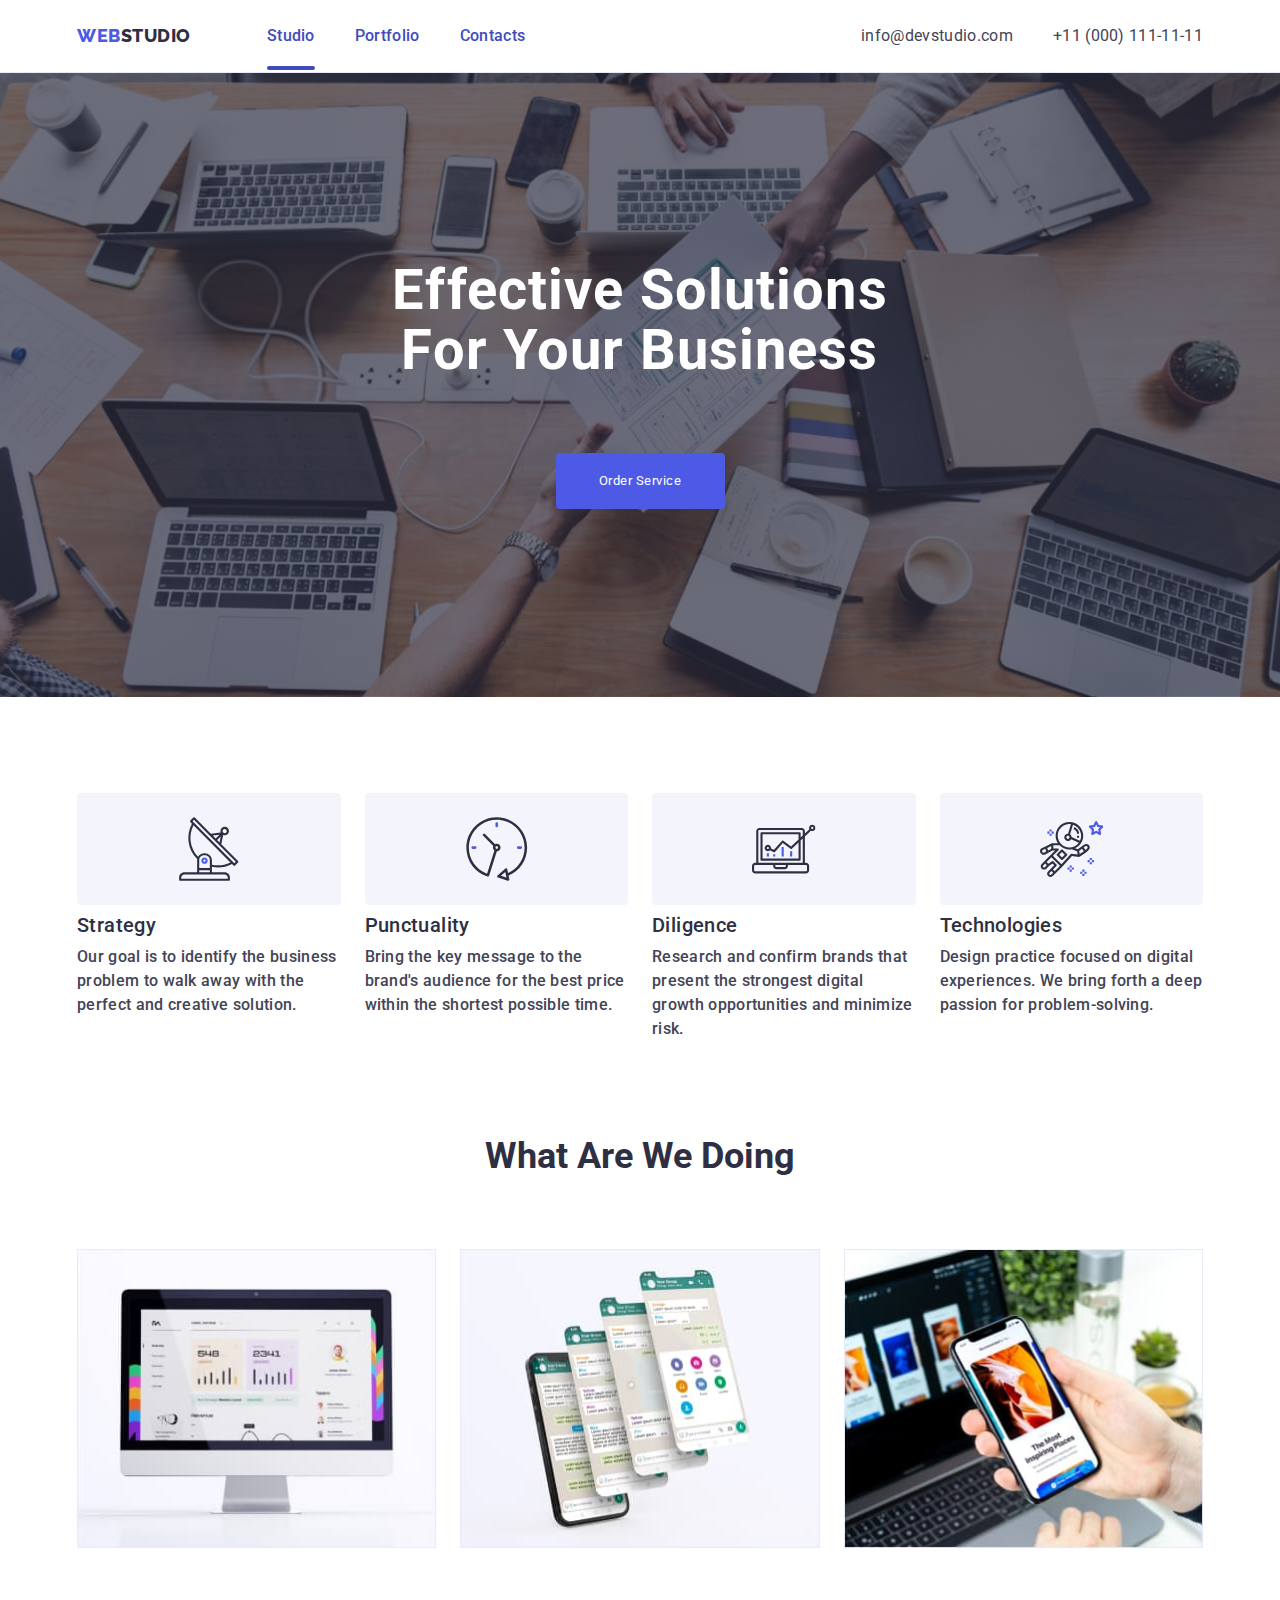
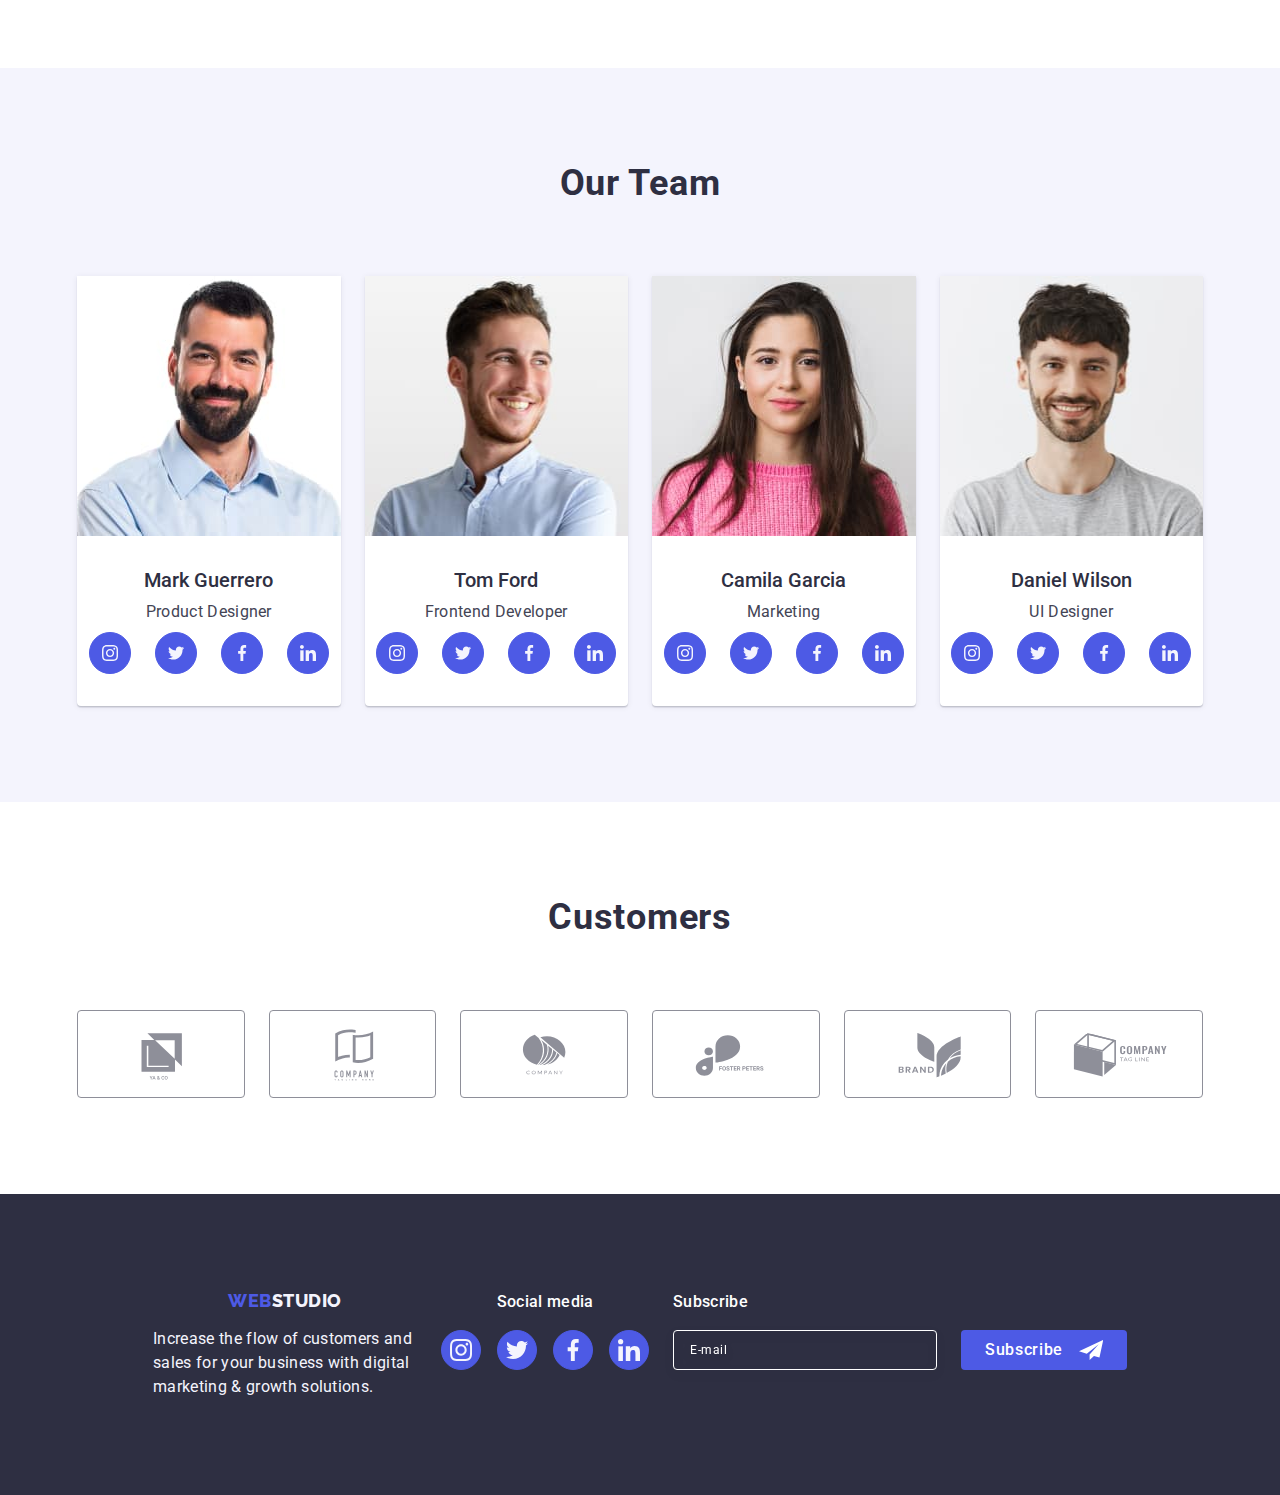
<file: index.html>
<!DOCTYPE html>
<html lang="en">
<head>
    <meta charset="UTF-8">
    <meta http-equiv="X-UA-Compatible" content="IE=edge">
    <meta name="viewport" content="width=device-width, initial-scale=1.0">
    <link rel="preconnect" href="https://fonts.googleapis.com">
    <link rel="preconnect" href="https://fonts.gstatic.com" crossorigin>
    <link href="https://fonts.googleapis.com/css2?family=Raleway:wght@400;500;700;900&family=Roboto:wght@400;500;700;900&display=swap" rel="stylesheet"> 
<title>Studio</title>
<link rel="stylesheet" href="https://cdnjs.cloudflare.com/ajax/libs/modern-normalize/2.0.0/modern-normalize.min.css" integrity="sha512-4xo8blKMVCiXpTaLzQSLSw3KFOVPWhm/TRtuPVc4WG6kUgjH6J03IBuG7JZPkcWMxJ5huwaBpOpnwYElP/m6wg==" crossorigin="anonymous" referrerpolicy="no-referrer"> 
<link rel="stylesheet" href="./css/style.css">
    
</head>
<body>
    <!--Header-->
<header class="header">
           <div class="head-nav container">
            <nav class="header-nav">
                <a class="logo link" href="./index.html">Web<span class="logo-primary">Studio</span></a>
                <ul class="nav-list list">
                    <li><a class="header-links link active" href="./index.html">Studio</a></li>
                    <li><a class="header-links link" href="./portfolio.html">Portfolio</a></li>
                    <li><a class="header-links link" href="">Contacts</a></li>
                </ul>
            </nav>
        <address class="contact list">
        <ul class="contact-list list">
            <li><a class="contact link" href="mailto:info@devstudio.com">info@devstudio.com</a></li>
            <li><a class="contact link" href="tel:+110001111111">+11 (000) 111-11-11</a></li>
            
        </ul>
           </address>
        <button class="open-mb-bt js-open-menu" aria-expanded="false"
        aria-controls="mobile-menu"> <svg class="mb_icon" width="32" height="22">
            <use href="./images/icons.svg#icon-icon-menu"/>
          </svg>
        </button>
</div>
<div class="mob-menu js-menu-container" id="mobile-menu" >
    <button class="close-menu-bt js-close-menu" type="button"><svg class="button_icon" width="8" height="8">
        <use href="./images/icons.svg#icon-close-black-18dp-2-1"/>
      </svg>
    </button>
    <nav class="mob-menu-nav">
      <ul class="mb-list list">
        <li class="mob-menu-item"><a class="mb-links link current-burger" href="./index.html">Studio</a></li>
        <li class="mob-menu-item"><a class="mb-links link" href="./portfolio.html">Portfolio</a></li>
        <li class="mob-menu-item"><a class="mb-links link" href="">Contacts</a></li>
    </ul>
</nav>
<address class="mb-contact list">
<ul class="contact-mb list">
<li class="contact-mb-tel"><a class="mb-menu-tel link curent-burger" href="tel:+110001111111">+11 (000) 111-11-11</a></li>
<li class="contact-mb-mailto"><a class="mb-menu-mailto link" href="mailto:info@devstudio.com">info@devstudio.com</a></li>
</ul>
</address>
        <ul class="mb-socialmedia-icon list" >
            <li class="team-block-items"><a class="socialmedia-block-media link" href="#"><svg class="team-block-svg" width="24" height="24">
                <use href="./images/icons.svg#icon-instagram-2"></use> 
               </svg>
            </a>
        </li>
                <li class="team-block-items"><a class="socialmedia-block-media link" href="#"><svg class="team-block-svg" width="24" height="24">
                    <use href="./images/icons.svg#icon-Group"></use>
                   </svg>
                </a>
            </li>
                <li class="team-block-items"><a class="socialmedia-block-media link" href="#"><svg class="team-block-svg" width="24" height="24">
                    <use href="./images/icons.svg#icon-facebook-1"></use>
                   </svg>
                </a>
            </li >
                <li class="team-block-items"><a class="socialmedia-block-media link" href="#"><svg class="team-block-svg" width="24" height="24">
                    <use href="./images/icons.svg#icon-linkedin-1"></use>
                   </svg>
                </a>
            </li>
        </ul>           

</div>
</header>
 <!--Section 1-->
<main>  
    <section class="main-section">
        <div class="container">
            <h1 class="main-section_text">Effective Solutions for Your Business</h1>
            <button class="main-section_button" type="button" data-modal-open>Order Service</button>
        </div>
    </section> 

     <!--Section 2-->
<section class="section-second">
        <div class="container">
            <h2 class="visually-hidden">Our preference</h2>
            <ul class="main-section-goal list">
        <li class="main-section-list">
            <div class="main-fon-icon">
            <svg class="main" width="64" height="64">
                <use href="./images/icons.svg#icon-antenna-1"></use>
               </svg>
            </div>
            <h3 class="main-section-heading">Strategy</h3>
            <p class="main-section-heading-paraf">Our goal is to identify the business
            problem to walk away with the perfect and creative solution. </p>
        </li>
        <li class="main-section-list">
            <div class="main-fon-icon">
            <svg  class="main" width="64" height="64">
                <use href="./images/icons.svg#icon-clock-1"></use>
               </svg>
                </div>
            <h3 class="main-section-heading">Punctuality</h3>
            <p class="main-section-heading-paraf">Bring the key message to the brand's audience for the best price within the shortest possible time.</p>
        </li>
        <li class="main-section-list">
            <div class="main-fon-icon">
                <svg class="main" width="64" height="64">
                    <use href="./images/icons.svg#icon-diagram-1"></use>
                   </svg>
                </div>
            <h3 class="main-section-heading">Diligence</h3>
            <p class="main-section-heading-paraf">Research and confirm brands that present the strongest digital growth opportunities and minimize risk.</p></li>
        <li class="main-section-list">
            <div class="main-fon-icon">
                <svg  class="main" width="64" height="64">
                    <use href="./images/icons.svg#icon-astronaut-1"></use>
                   </svg>
                    </div>
            <h3 class="main-section-heading">Technologies</h3>
            <p class="main-section-heading-paraf">Design practice focused on digital experiences. We bring forth a deep passion for problem-solving.</p>
        </li>
    </ul>
</div>
</section>
   <!--Section 3-->
<section class="images desktop-visible">
    <div class="container">
            <h2 class="images-title">What are we doing</h2>
            <ul class="images-gadget list">
        <li class="images-gadget-list">
            <img 
            srcset="
            ./images/Rectangle71_(1).jpg 1x,
            ./images/Rectangle71(3)2x.jpg 2x"  
            src="./images/Rectangle71_(1).jpg" 
            alt="laptop" 
            width="360">
        </li>
        <li class="images-gadget-list">
            <img 
            srcset="
            ./images/Rectangle-72.jpg 1x,
            ./images/Rectangle71(4)2x.jpg 2x" 
            src="./images/Rectangle-72.jpg" 
            alt="fotoscreen"
            width="360">
        </li>
        <li class="images-gadget-list">
            <img 
            srcset="
            ./images/Rectangle_71(2).jpg 1x,
            ./images/Rectangle71(5)2x.jpg 2x" src="./images/Rectangle_71(2).jpg" 
            alt="telephoneonhand"
            width="360">
        </li>
    </ul>
</div>
</section>

  <!--Section 4-->
<section class="team">
    <div class="container">
         <h2 class="our-team">Our Team</h2>
    <ul class="team-information list">
        <li class="team-info-link">
        <img class="team-img"   
        srcset="
        ./images/img.jpg  1x,
        ./images/img(4)-2x.jpg 2x"      
        src="./images/img.jpg" 
            alt="Mark Guerrero" width="264">
         <div class="employee">  
                <h3 class="team-head">Mark Guerrero</h3>
                <p class="team-paraf">Product Designer</p>
            <ul class="team-block-icon list" >
                <li class="team-block-items"><a class="team-block-media"  href="#"><svg class="team-block-svg" width="16" height="16">
                    <use href="./images/icons.svg#icon-instagram-2"></use> 
                   </svg>
                </a>
                <li class="team-block-items"><a class="team-block-media" href="#"><svg class="team-block-svg" width="16" height="16">
                    <use href="./images/icons.svg#icon-Group"></use>
                   </svg>
                </a>
            </li>
                <li class="team-block-items"><a class="team-block-media"  href="#"><svg class="team-block-svg" width="16" height="16">
                    <use href="./images/icons.svg#icon-facebook-1"></use>
                   </svg>
                </a>
            </li >
                <li class="team-block-items"><a class="team-block-media"  href="#"><svg class="team-block-svg" width="16" height="16">
                    <use href="./images/icons.svg#icon-linkedin-1"></use>
                   </svg>
                </a>
            </li>
            </ul> 
        </div>
        </li>
        <li class="team-info-link">
            <img class="team-img" 
            srcset="
            ./images/img(1).jpg 1x,
            ./images/img(5)-2x.jpg 2x"  
            src="./images/img(1).jpg" 
            alt="Tom Ford" width="264">
            <div class="employee">
                <h3 class="team-head">Tom Ford</h3>
                <p class="team-paraf">Frontend Developer</p>
                    <ul class="team-block-icon list" >
                        <li class="team-block-items"><a class="team-block-media"  href="#"><svg class="team-block-svg" width="16" height="16">
                            <use href="./images/icons.svg#icon-instagram-2"></use> 
                           </svg>
                        </a>
                    </li>
                    <li class="team-block-items"><a class="team-block-media" href="#"><svg class="team-block-svg" width="16" height="16">
                        <use href="./images/icons.svg#icon-Group"></use>
                       </svg>
                    </a>
                </li>
                        <li class="team-block-items"><a class="team-block-media"  href="#"><svg class="team-block-svg" width="16" height="16">
                            <use href="./images/icons.svg#icon-facebook-1"></use>
                           </svg>
                        </a>
                    </li >
                        <li class="team-block-items"><a class="team-block-media"  href="#"><svg class="team-block-svg" width="16" height="16">
                            <use href="./images/icons.svg#icon-linkedin-1"></use>
                           </svg>
                        </a>
                    </li>
                    </ul> 
    </div> 
        </li>
        <li class="team-info-link">
            <img class="team-img" 
            srcset="
            ./images/img(2).jpg 1x,
            ./images/img(6)-2x.jpg 2x" 
            src="./images/img(2).jpg" alt="Camila 
            Garcia" width="264">
            <div class="employee">
                <h3 class="team-head">Camila Garcia</h3>
                <p class="team-paraf">Marketing</p>
                    <ul class="team-block-icon list" >
                        <li class="team-block-items"><a class="team-block-media"  href="#"><svg class="team-block-svg" width="16" height="16">
                            <use href="./images/icons.svg#icon-instagram-2"></use> 
                           </svg>
                        </a>
                    </li>
                    <li class="team-block-items"><a class="team-block-media" href="#"><svg class="team-block-svg" width="16" height="16">
                        <use href="./images/icons.svg#icon-Group"></use>
                       </svg>
                    </a>
                </li>
                        <li class="team-block-items"><a class="team-block-media"  href="#"><svg class="team-block-svg" width="16" height="16">
                            <use href="./images/icons.svg#icon-facebook-1"></use>
                           </svg>
                        </a>
                    </li >
                        <li class="team-block-items"><a class="team-block-media"  href="#"><svg class="team-block-svg" width="16" height="16">
                            <use href="./images/icons.svg#icon-linkedin-1"></use>
                           </svg>
                        </a>
                    </li>
                    </ul> 
    </div> 
        </li>
        <li class="team-info-link">
            <img class="team-img" 
            srcset="
            ./images/img(3).jpg 1x,
            ./images/img(7)-2x.jpg 2x" 
            src="./images/img(3).jpg" 
            alt="Daniel Wilson" width="264">
            <div class="employee">
                <h3 class="team-head">Daniel Wilson</h3>
                <p class="team-paraf">UI Designer</p>
                    <ul class="team-block-icon list" >
                        <li class="team-block-items"><a class="team-block-media"  href="#"><svg class="team-block-svg" width="16" height="16">
                            <use href="./images/icons.svg#icon-instagram-2"></use> 
                           </svg>
                        </a>
                    </li>
                    <li class="team-block-items"><a class="team-block-media" href="#"><svg class="team-block-svg" width="16" height="16">
                        <use href="./images/icons.svg#icon-Group"></use>
                       </svg>
                    </a>
                </li>
                        <li class="team-block-items"><a class="team-block-media"  href="#"><svg class="team-block-svg" width="16" height="16">
                            <use href="./images/icons.svg#icon-facebook-1"></use>
                           </svg>
                        </a>
                    </li >
                        <li class="team-block-items"><a class="team-block-media"  href="#"><svg class="team-block-svg" width="16" height="16">
                            <use href="./images/icons.svg#icon-linkedin-1"></use>
                           </svg>
                        </a>
                    </li>
                    </ul> 
        </div> 
        </ul>
</div>
    </section>
      <!--Section 5-->
<section class="customers">
        <div class="container">
        <h2 class="customers-title">Customers</h2>
        <ul class="customers-item list">
            <li class="customers-icon"><a class="customers-icon-logo" href="#">
                    <svg class="customers-pict" width="104" height="56">
                        <use href="./images/icons.svg#icon-Logo6">
                        </use>
                     </svg>
                </a>
        </li>
        <li class="customers-icon"><a class="customers-icon-logo" href="#">
            <svg class="customers-pict"  width="104" height="56">
                <use href="./images/icons.svg#icon-Logo7">
                </use>
             </svg>
        </a>
    </li>
                <li class="customers-icon"><a class="customers-icon-logo" href="#">
                    <svg class="customers-pict"  width="104" height="56">
                        <use href="./images/icons.svg#icon-Logo8">
                        </use>
                    </svg>
                </a>
            </li>
            <li class="customers-icon"><a class="customers-icon-logo" href="#">
                    <svg class="customers-pict"  width="104" height="56">
                        <use href="./images/icons.svg#icon-Logo9">
                        </use>
                     </svg>
                    </a>
                </li>      
            <li class="customers-icon"><a class="customers-icon-logo" href="#">
                    <svg class="customers-pict"  width="104" height="56">
                        <use href="./images/icons.svg#icon-Logo10">
                        </use>
                     </svg>
                    </a>
        </li>
            <li class="customers-icon"><a class="customers-icon-logo" href="#">
                    <svg class="customers-pict"  width="104" height="56">
                        <use href="./images/icons.svg#icon-Logo11">
                        </use>
                     </svg>
                    </a>
        </li>
        </ul>
    </div>

    </section>
</main>
  <!--Footer-->

  <footer class="footer">
    <div class="footer-container container">
        <div class="footer-parag-logo">
        <a class="logo logo-footer" href="./index.html">Web<span class="logo-primary-foter">Studio</span></a>            
<p class="footer-paraf">Increase the flow of customers and  sales for your business with digital marketing & growth solutions.</p>
</div>
<div class="socialmedia">
<p class="socialmedia-title">Social media</p>
    <ul class="socialmedia-block-icon list" >
            <li class="team-block-items"><a class="socialmedia-block-media link" href="#"><svg class="team-block-svg" width="24" height="24">
                <use href="./images/icons.svg#icon-instagram-2"></use>
            </svg>
            </a>
        </li>
            <li class="team-block-items"><a class="socialmedia-block-media link" href="#"><svg class="team-block-svg" width="24" height="24">
                <use href="./images/icons.svg#icon-Group"></use>
               </svg>
            </a>
        </li>
            <li class="team-block-items"><a class="socialmedia-block-media link"  href="#"><svg class="team-block-svg" width="24" height="24">
                <use href="./images/icons.svg#icon-facebook-1"></use>
               </svg>
            </a>
        </li >
            <li class="team-block-items"><a class="socialmedia-block-media link" href="#"><svg class="team-block-svg" width="24" height="24">
                <use href="./images/icons.svg#icon-linkedin-1"></use>
               </svg>
            </a>
        </li>
    </ul>    
</div>
<div class="subscribe-class">
    <p class="subscribe">Subscribe</p>
    <form class="form-subscribe">
        <label class="subscribe-label">
        <input id="email"
        class="subscribe-input" 
        type="email" 
        name="email" 
        placeholder="E-mail"></label>
<button class="subscribe-button" type="submit">Subscribe
<svg class="button-subscribe-svg"  width="24" height="24">
<use href="./images/icons.svg#icon-icon-send"></use>  </svg>
</button>
</form>
</div>
</div>
</footer>
  <!--Modal-->
 <div class="backdrop is-hidden" data-modal>
    <div class="modal">
        <button type="button" class="modal-btn" data-modal-close>
            <svg class="button_icon" width="8" height="8">
                <use href="./images/icons.svg#icon-close-black-18dp-2-1"/>
              </svg>
        </button>
        <p class="form-paraf">Leave your contacts and we will call you back</p>
        <form class="form" name="issue_report_form" autocomplete="off">
            <div class="name-form">
                    <label for="user-name" class="form-label">Name</label>
                        <div class="wrap-form">
                    <input class="form-input" type="text" name="user-name" id="user-name">
                    <svg class="form-block-svg" width="18" height="24">
                        <use href="./images/icons.svg#icon-person-black-18dp-11"></use> </svg>
                </div>
            </div>
            <div class="name-form">
                    <label for="user-name" class="form-label" >Phone</label>
                        <div class="wrap-form">
                    <input class="form-input" type="tel" name="phone" id="phone">
                    <svg class="form-block-svg" width="18" height="24">
                        <use href="./images/icons.svg#icon-phone-black-18dp-1"></use> </svg>
            </div>
        </div>
        <div  class="name-form">
                <label for="user-name" class="form-label">Email</label>
                    <div class="wrap-form">
                <input class="form-input" type="email" name="email" id="e-mail">
                <svg class="form-block-svg" width="18" height="24">
                    <use href="./images/icons.svg#icon-email-black-18dp-1"></use> </svg>
        </div>
    </div>
        <div class="textarea-cnt">
           <label  for="user-comment" class="form-label">Comment</label>
            <textarea class="form-textarea" name="user-comment" id="user-comment" rows="5" placeholder="Text input"></textarea>
        </div>
        <div class="checkbox-form">
        <input type="checkbox" class="checkbox visually-hidden" name="user-privacy" id="user-privacy" value="true">
        <label for="user-privacy" class="agree-form">
            <span class="checkbox-span">
            <svg class="check-item" width="10" height="8">
                <use href="./images/icons.svg#icon-Vector7"></use> </svg> 
            </span>
            I accept the terms and conditions of the<a class="checkbox-link link" href="#">Privacy Policy</a></label>
             </div>
           <button class="form-button" type="submit">Send</button>
         </form>
    </div>
</div>

<script src="./js/modal.js"></script>
<script src="./js/menu.js"></script>
    </body>
</html>
</file>
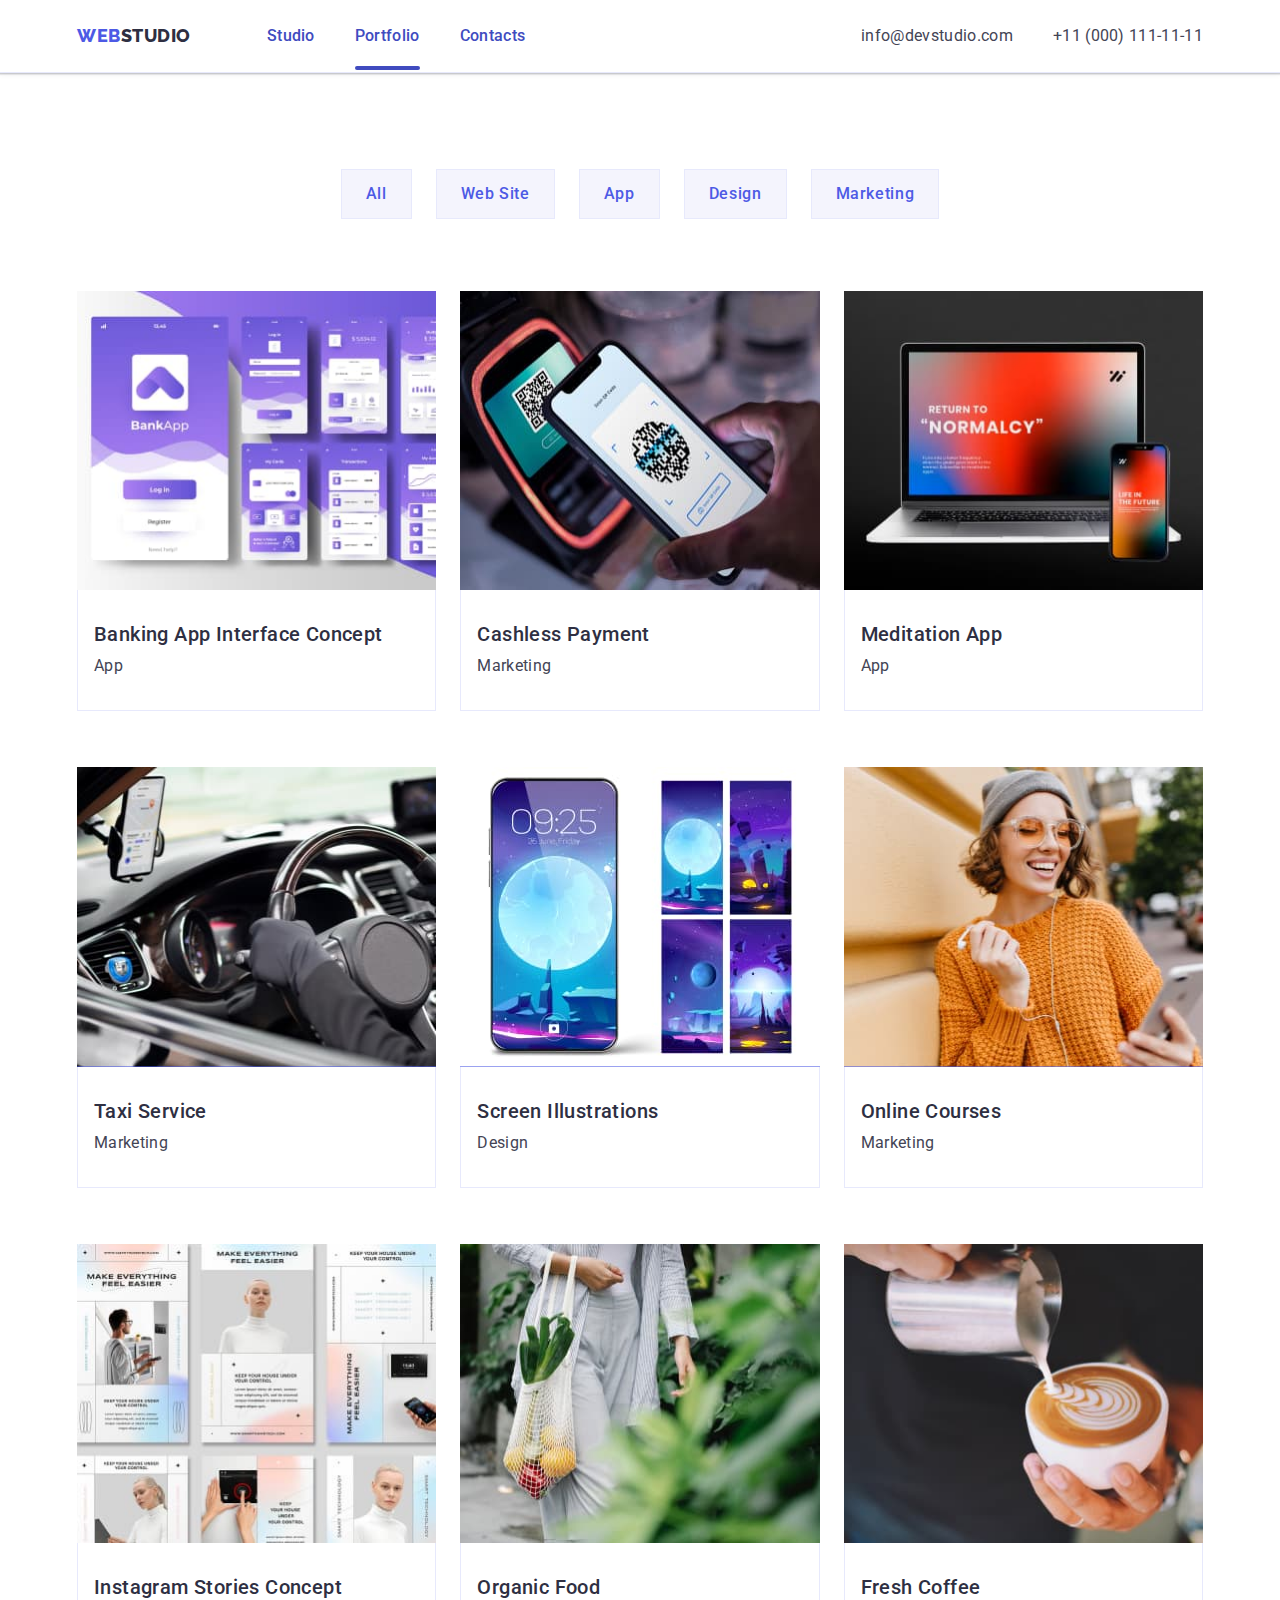
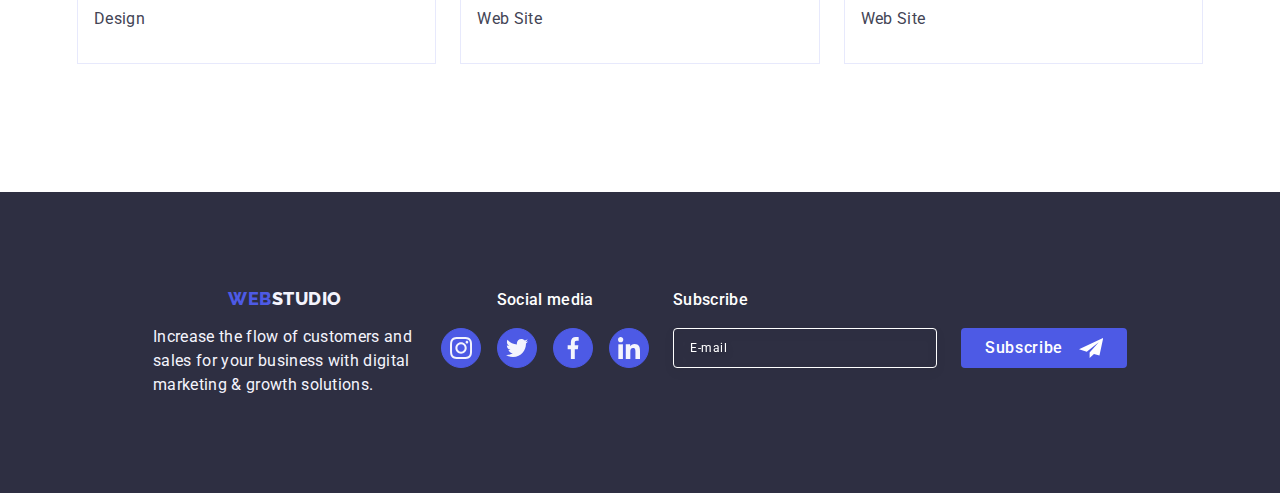
<file: portfolio.html>
<!DOCTYPE html>
<html lang="en">
<head>
    <meta charset="UTF-8">
    <meta http-equiv="X-UA-Compatible" content="IE=edge">
    <meta name="viewport" content="width=device-width, initial-scale=1.0">
    <link rel="preconnect" href="https://fonts.googleapis.com">
    <link rel="preconnect" href="https://fonts.gstatic.com" crossorigin>
    <link href="https://fonts.googleapis.com/css2?family=Raleway:wght@400;500;700;900&family=Roboto:wght@400;500;700;900&display=swap" rel="stylesheet">
    <link rel="stylesheet" href="https://cdnjs.cloudflare.com/ajax/libs/modern-normalize/2.0.0/modern-normalize.min.css" integrity="sha512-4xo8blKMVCiXpTaLzQSLSw3KFOVPWhm/TRtuPVc4WG6kUgjH6J03IBuG7JZPkcWMxJ5huwaBpOpnwYElP/m6wg==" crossorigin="anonymous" referrerpolicy="no-referrer"> 
    <title>Studio</title>
    <link rel="stylesheet" href="https://cdnjs.cloudflare.com/ajax/libs/modern-normalize/2.0.0/modern-normalize.min.css" integrity="sha512-4xo8blKMVCiXpTaLzQSLSw3KFOVPWhm/TRtuPVc4WG6kUgjH6J03IBuG7JZPkcWMxJ5huwaBpOpnwYElP/m6wg==" crossorigin="anonymous" referrerpolicy="no-referrer"> 
    <link rel="stylesheet" href="./css/style.css">   
</head>
<body>
     <!--Header-->
    <header class="header">
           <div class="head-nav container">
        <nav class="header-nav">
            <a class="logo link" href="./index.html">Web<span class="logo-primary">Studio</span></a>
            <ul class="nav-list list">
                <li><a class="header-links link " href="./index.html">Studio</a></li>
                <li><a class="header-links link active" href="./portfolio.html">Portfolio</a></li>
                <li><a class="header-links link " href="">Contacts</a></li>
            </ul>
        </nav>
        <address class="contact list">
        <ul class="contact-list list">
            <li><a class="contact link" href="mailto:info@devstudio.com">info@devstudio.com</a></li>
            <li><a class="contact link" href="tel:+110001111111">+11 (000) 111-11-11</a></li>
            
        </ul>
    </address>
</div>
</header>
<!--Portfolio-->
    <main>  
        <section class="portfolio">
            <div class="portfolio-class container">
            <h1 class="visually-hidden">main heading</h1>
            <ul class="portfolio_list list">
                <li><button class="heading-button" type="button">All</button></li>
                <li><button class="heading-button" type="button">Web Site</button></li>
                <li><button class="heading-button" type="button">App</button></li>
                <li><button class="heading-button" type="button">Design</button></li>
                <li><button class="heading-button" type="button">Marketing</button></li>
            </ul>
            <ul class="team_list list">
                <li class="team_list_list" >
                   <a class="portfolio-link link" href="">
                    <div class="work-img-overflow">
                        <img src="./images/bankingapp.jpg" alt="bankingapp" width="360">
                        <p class="team_list-block-text">14 Stylish and User-Friendly App Design Concepts · Task Manager App · Calorie Tracker App · Exotic Fruit Ecommerce App · Cloud Storage App
                        </p>
                    </div>
                    <div class="portfolio-link_list"> 
                    <h2 class="team-heading">Banking App Interface Concept</h2>
                    <p class="team-pr">App</p>
                </div>
                </a>
                </li>
                <li class="team_list_list">
                    <a class="portfolio-link link" href="">
                        <div class="work-img-overflow">
                        <img src="./images/payments.jpg" alt="cashlesspayments" width="360">
                        <p class="team_list-block-text">14 Stylish and User-Friendly App Design Concepts · Task Manager App · Calorie Tracker App · Exotic Fruit Ecommerce App · Cloud Storage App
                        </p>
                    </div>
                    <div class="portfolio-link_list">    
                    <h2 class="team-heading">Cashless Payment</h2>
                    <p class="team-pr">Marketing</p>
            </div>
                </a> 
                </li>
                <li class="team_list_list">
                    <a class="portfolio-link link" href="">
                        <div class="work-img-overflow">
                        <img src="./images/meditation.jpg" alt="Meditation-App" width="360">
                        <p class="team_list-block-text">14 Stylish and User-Friendly App Design Concepts · Task Manager App · Calorie Tracker App · Exotic Fruit Ecommerce App · Cloud Storage App
                        </p>
                </div>
                    <div class="portfolio-link_list">  
                    <h2 class="team-heading">Meditation App</h2>
                    <p class="team-pr">App</p>
                </div>
                </a>
                </li>
                <li class="team_list_list">
                   <a class="portfolio-link link" href="">
                    <div class="work-img-overflow">
                    <img src="./images/taxiservice.jpg" alt="taxiservice" width="360">
                    <p class="team_list-block-text">14 Stylish and User-Friendly App Design Concepts · Task Manager App · Calorie Tracker App · Exotic Fruit Ecommerce App · Cloud Storage App
                    </p>
                </div>

                    <div class="portfolio-link_list">  
                    <h2 class="team-heading">Taxi Service</h2>
                    <p class="team-pr">Marketing</p>
                </div>
                </a>
                </li>
                <li class="team_list_list">
                  <a class="portfolio-link link" href="">
                    <div class="work-img-overflow">
                    <img src="./images/screen.jpg" alt="Screen-Illustrations" width="360">
                    <p class="team_list-block-text">14 Stylish and User-Friendly App Design Concepts · Task Manager App · Calorie Tracker App · Exotic Fruit Ecommerce App · Cloud Storage App
                    </p>
                </div>
                    <div class="portfolio-link_list"> 
                    <h2 class="team-heading">Screen Illustrations</h2>
                    <p class="team-pr">Design</p>
                </div>
                </a>
                </li>
                <li class="team_list_list">
                    <a class="portfolio-link link" href="">
                        <div class="work-img-overflow">
                        <img src="./images/courses.jpg" alt="online-courses" width="360">
                        <p class="team_list-block-text">14 Stylish and User-Friendly App Design Concepts · Task Manager App · Calorie Tracker App · Exotic Fruit Ecommerce App · Cloud Storage App
                        </p>
                    </div>
                    <div class="portfolio-link_list">
                    <h2 class="team-heading">Online Courses</h2>
                    <p class="team-pr">Marketing</p>
                </div>
                </a>
                </li>
                <li class="team_list_list">
                  <a class="portfolio-link link" href="">
                    <div class="work-img-overflow">
                    <img src="./images/insta.jpg" alt="Instagram-Stories-Concept" width="360">
                    <p class="team_list-block-text">14 Stylish and User-Friendly App Design Concepts · Task Manager App · Calorie Tracker App · Exotic Fruit Ecommerce App · Cloud Storage App
                    </p>

            </div>
                        <div class="portfolio-link_list">    
                    <h2 class="team-heading">Instagram Stories Concept</h2>
                    <p class="team-pr">Design</p>
                </div>
         </a>
    </li>
                <li class="team_list_list">
                  <a class="portfolio-link link" href="">
                    <div class="work-img-overflow">
                    <img src="./images/organic_food.jpg" alt="Organic-Food" width="360">
                    <p class="team_list-block-text">14 Stylish and User-Friendly App Design Concepts · Task Manager App · Calorie Tracker App · Exotic Fruit Ecommerce App · Cloud Storage App
                    </p>
                </div>
                    <div class="portfolio-link_list">    
                    <h2 class="team-heading">Organic Food</h2>
                    <p class="team-pr">Web Site</p>
                </div>
           </a>
        </li>
                <li class="team_list_list">
                    <a class="portfolio-link link" href="">
                        <div class="work-img-overflow">
                        <img src="./images/freshcofe.jpg" alt="Fresh-Coffee" width="360">
                        <p class="team_list-block-text">14 Stylish and User-Friendly App Design Concepts · Task Manager App · Calorie Tracker App · Exotic Fruit Ecommerce App · Cloud Storage App
                        </p>
                    </div>
                    <div class="portfolio-link_list">    
                    <h2 class="team-heading">Fresh Coffee</h2>
                    <p class="team-pr">Web Site</p>
                </div>
            </a>               
       </li>

            </ul>
        </div>
        </section>
    </main>

  <!--Footer-->
  <footer class="footer">
    <div class="footer-container container">
        <div class="footer-parag-logo">
        <a class="logo link logo-footer" href="./index.html">Web<span class="logo-primary-foter">Studio</span></a>            
<p class="footer-paraf">Increase the flow of customers and  sales for your business with digital marketing & growth solutions.</p>
</div>
<div class="socialmedia">
<p class="socialmedia-title">Social media</p>
    <ul class="socialmedia-block-icon list" >
            <li class="team-block-items"><a class="socialmedia-block-media link" href="#"><svg class="team-block-svg" width="24" height="24">
                <use href="./images/icons.svg#icon-instagram-2"></use>
            </svg>
            </a>
        </li>
            <li class="team-block-items"><a class="socialmedia-block-media link" href="#"><svg class="team-block-svg" width="24" height="24">
                <use href="./images/icons.svg#icon-Group"></use>
               </svg>
            </a>
        </li>
            <li class="team-block-items"><a class="socialmedia-block-media link"  href="#"><svg class="team-block-svg" width="24" height="24">
                <use href="./images/icons.svg#icon-facebook-1"></use>
               </svg>
            </a>
        </li >
            <li class="team-block-items"><a class="socialmedia-block-media link" href="#"><svg class="team-block-svg" width="24" height="24">
                <use href="./images/icons.svg#icon-linkedin-1"></use>
               </svg>
            </a>
        </li>
    </ul>    
</div>
<div class="subscribe-class">
    <p class="subscribe">Subscribe</p>
    <form class="form-subscribe">
        <label class="subscribe-label">
        <input id="email"
        class="subscribe-input" 
        type="email" 
        name="email" 
        placeholder="E-mail"></label>
<button class="subscribe-button" type="submit">Subscribe
<svg class="button-subscribe-svg"  width="24" height="24">
<use href="./images/icons.svg#icon-icon-send"></use>  </svg>
</button>
</form>
</div>
</div>
</footer>
</body>
</html>
</file>
<file: css/style.css>
*, ::after, ::before {
  box-sizing: border-box;}

:root {
    --color-logo:#4D5AE5;
    --color-backa:#2E2F42;
    --color-new:#e7e9fc;
  }

body {
    font-family: 'Roboto', sans-serif;
    color: #434455;
    background-color: #FFFFFF;
    font-style: normal;
  }
  ul{
	list-style-type: none;
  padding-left: 0; 
  margin: 0;
  }
  
  img {
    display: block;
    max-width: 100%;
    height: auto;
  }
  main {
    flex-grow: 1;
}
  h1, h2, h3, h4, h5, h6, p { 
    margin-top: 0; 
    margin-bottom: 0; 
}
 .head-nav{
      display: flex;
      justify-content: space-between;
      align-items: center;
      margin-top: 24px;
      margin-bottom: 24px;
 }
  .link{ 
      text-decoration:none;
  }
  .list{
      list-style: none;
      margin: 0;
      padding-left: 0;
  }
  * {
  padding: 0;
  margin: 0;
  border: 0;
}
   /* --Header 3--*/
  .header{
    border-bottom: 1px solid var(--color-new);
    box-shadow: 0px 2px 1px rgba(46, 47, 66, 0.08), 0px 1px 1px rgba(46, 47, 66, 0.16), 0px 1px 6px rgba(46, 47, 66, 0.08);
  }
  .container{
    /*width: 1158px;
    margin: 0 auto;
    padding: 0 15px 0 15px;*/
  }
    .container{
      max-width: 428px;
      padding-left: 16px;
      padding-right: 16px;
      margin-left: auto;
      margin-right: auto;
    
    }
    
  .header-nav{
    display: flex; 
    align-items: center; 
  }
  .logo{
      font-family: 'Raleway',sans-serif;
      font-weight: 800;
      font-size: 18px;
      line-height: 1.17;
      letter-spacing: 0.03em;
      text-transform: uppercase;
      color:var(--color-logo);
      text-decoration: none;
      }
  .logo-primary{
      font-family: 'Raleway';
      font-weight: 800;
      font-size: 18px;
      line-height: 1.17;
      text-transform: uppercase;
      color: var(--color-backa);
      text-decoration: none;
      padding-right: 76px;
  }

 .address{
      display: flex;
      justify-content: space-between;
 }
 .nav-list{
        display: none;
        gap: 40px;
        padding: 24px 0;

 }
  .header-links{
        color:  #404bbf; ;
        font-family: 'Roboto',sans-serif;
        font-style: normal;
        font-weight: 500;
        font-size: 16px;
        line-height: 24px;
        letter-spacing: 0.02em;
        line-height: 1.5;
        padding: 24px 0;
        transition:250ms cubic-bezier(0.4, 0, 0.2, 1); 
   
  }
  .header-links:hover,
  .header-links:focus{
    color:#404BBF;
    transition: color 250ms;
  
    
  }

  .active{
    position: relative;
    transition:color 250ms cubic-bezier(0.4, 0, 0.2, 1);
  }

  .active::after {
    content: '';
    position: absolute;
    bottom: -1px; 
    left: 0; 
    width: 100%;
    height: 4px;
    background-color: #404bbf; 
    border-radius: 2px; 
 
  }
  .contact-list{
    display: none;
    gap: 40px;
  }
  .contact{
      font-family:'Roboto',sans-serif;
      font-style: normal;
      font-weight: 400;
      font-size: 16px;
      line-height: 24px;
      letter-spacing: 0.02em;
      color: #434455;
      text-decoration: none;
      transition: color 250ms cubic-bezier(0.4, 0, 0.2, 1);
      
    
  }
  .contact:hover,
  .contact:focus{
    color: #404bbf;
    transition: color 250ms;
    transition-timing-function: cubic-bezier(0.4, 0, 0.2, 1);
  }
  .contact_list {
    font-style: normal
  }
 
.mob-menu{
  position: fixed;
  top:0;
  z-index: 2;
  width: 100vw;
  height: 100vh;
  background: #FFF; 
  padding-left:40px ;
  padding-right: 20px;
  padding-top: 24px;
  padding-bottom: 40px;
  display: flex;
  flex-direction: column;
  justify-content: space-between;
  transition: opacity 250ms cubic-bezier(0.4, 0, 0.2, 1), visibility 250ms cubic-bezier(0.4, 0, 0.2, 1);
  left: 0; 
  transform: translateX(100%); transition: transform 250ms ease-in-out;
 
}

.mob-menu.is-open {
  transform: translateX(0);
}

  
  .close-menu-bt{
    display: block;
    margin-left: auto;
    right: 24px;
    top: 24px;
    width: 24px;
    height: 24px;
    background: #E7E9FC;
    border: 1px solid rgba(0, 0, 0, 0.1);
    border-radius:50%;
    cursor: pointer;
    display: flex;
    align-items:center;
    justify-content: center;
    padding: 0;
    transition: background-color 250ms cubic-bezier(0.4, 0, 0.2, 1), border 250ms cubic-bezier(0.4, 0, 0.2, 1); 
  }



  .close-menu-bt:hover{
    background-color: #4D5AE5;
  }
  .mb-list  {
    display: flex;
flex-direction: column;
gap: 40px;
margin-top: 32px;

 
  }
.mb-links{
font-size: 36px;
font-family: Roboto;
font-weight: 700;
line-height: 40px;
letter-spacing: 0.72px;
text-transform: capitalize; 
color:  #2E2F42;
  }


  .current-burger{
    color:#4D5AE5;
    transition: color 250ms;
    font-size: 36px;
    font-family: Roboto;
    font-weight: 700;
    line-height: 40px;
    letter-spacing: 0.72px;
    text-transform: capitalize; }

  .mb_icon{
    border:none;
  }
  .open-mb-bt{
    display: block;
    margin-left: auto;
    right: 24px;
    top: 24px;
    width: 24px;
    height: 24px;
    border-radius: 50%;
    background-color: transparent;
    color: var(--background-color-hero-footer);
    transition: background-color 250ms var(--cubic-bezier),
      border 250ms var(--cubic-bezier);
      cursor: pointer;
  }
  .open-mb-bt:hover,
  .open-mb-bt:focus{
    fill: #4D5AE5;
  }
  .mb-contact {
    margin-bottom: 48px;
    font-style: normal;
  }
  .mb-menu-tel{
    font-size: 36px;
    font-family: "Roboto", sans-serif;
    font-weight: 700;
    line-height: 40px;
    letter-spacing: 0.72px;
    text-transform: capitalize; 
    color: #434455; 

  }
 .curent-burger{
  font-size: 36px;
font-family: Roboto;
font-weight: 700;
line-height: 40px;
letter-spacing: 0.72px;
text-transform: capitalize; 
color: #4D5AE5; 
 }


.mb-menu-mailto {
  color:#434455;
font-size: 20px;
font-family: "Roboto", sans-serif;
font-weight: 500;
line-height: 24px;
letter-spacing: 0.4px; 

}
.contact-mb-mailto{
  font-size: 20px;
font-family: Roboto;
font-weight: 500;
line-height: 24px;
letter-spacing: 0.4px; 
}

.contact-mb{
  display: flex;
  flex-direction: column;
  gap: 40px;
}
.mob-menu-nav{
  margin-bottom: auto;
}

.mb-socialmedia-icon {
  display: flex;
  gap:56px;
}

  /* --Section 2--*/
   .section-second{
    padding: 96px 0; 
    

  }


  .visually-hidden { position: absolute; 
    width: 1px; 
    height: 1px; 
    margin: -1px; 
    border: 0; 
    padding: 0; 
    white-space: nowrap; 
    clip-path: inset(100%); 
    clip: rect(0 0 0 0); 
    overflow: hidden; }


  .main-section{
    padding: 188px 0;
    background: #2E2F42; 
    background-image: linear-gradient(
      to bottom,
      rgba(46, 47, 66, 0.7),
      rgba(46, 47, 66, 0.7)
      ),
      url(../images/Dark-bgmob.png);
    background-repeat: no-repeat; 
    background-size:cover;
    background-position: center;
    transition: background-color 250ms cubic-bezier(0.4, 0, 0.2, 1);
    max-width: 1440px;
    margin: 0 auto;
   
   
  }

@media (min-device-pixel-ratio: 2),
  (min-resolution: 192dpi),
  (min-resolution: 2dppx) {
  .main-section {
    background-image: linear-gradient(
        to bottom,
        rgba(46, 47, 66, 0.7),
        rgba(46, 47, 66, 0.7)
      ),
      url(../images/Dark-bg-mb.png);
  }
}

  .main-fon-icon{
    display: flex;
    align-items: center;
    justify-content: center;
    height: 112px;
    margin-bottom: 8px; 
    background-color:#F4F4FD;
    padding: 24px 100px 24px 100px ;
    border: #F4F4FD;
    border-radius: 4px;
      display: none;
    }
  
  .main-fist-section{
    display: flex;
    flex-direction: column;
    align-items: center;
  }
    .main-section_text{
      display: flex;
      margin: 0 auto;
      margin-bottom: 72px;
      max-width: 320px;
      font-weight: 700;
      line-height: 1.11;
      text-align: center;
      letter-spacing: 0.02em;
      color: #FFF;
      font-size: 36px;
      text-transform: capitalize;
  
  }

 .main-section_button{
  font-family: "Roboto", sans-serif;
    background: var(--color-logo);
    letter-spacing: 0.04em;
    color: #FFFFFF;
    cursor: pointer;
    border: #4D5AE5;
    text-align: center;
    background-color: #4d5ae5;
    border-radius: 4px; 
    display: block;
    min-width: 169px;
    height: 56px;
    border: none;
    margin: 0 auto; 
    transition:background-color 250ms cubic-bezier(0.4, 0, 0.2, 1); 
 
 
} 
.main-section_button:hover,
.main-section_button:focus {
  background-color: #404BBF;
 align-items: center;
 transition: color 250ms;
 transition-timing-function: cubic-bezier(0.4, 0, 0.2, 1);
  
}
.main-section-goal {
      display: flex;
      gap: 72px 24px;
      flex-wrap: wrap;


}
.main-section-list{
  max-width: 396px;
  
}
.main-section-heading{
    font-weight: 700;
    font-size: 36px;
    line-height: 40px;
    letter-spacing: 0.02em;
    text-transform: capitalize;
    color: #2E2F42;
      color: var(--color-backa); 
      padding-bottom: 8px; 
      display: flex;
      align-items: center;
      justify-content: center;
      
}
.main-section-heading-paraf{
      font-family: 'Roboto',sans-serif;
      font-weight: 500;
      font-size: 16px;
      line-height: 24px;
      letter-spacing: 0.02em;
}

 /* --Section 3--*/
.images{
  padding-bottom: 120px;
  display: none;
}
.images-title{
      font-size: 36px;
      line-height: 1.11;
      text-align: center;
      margin-bottom: 72px;
      text-transform: capitalize;
      color:var(--color-backa);
      margin-left: auto; 
      margin-right: auto;
}
.images-gadget{
    display: flex;
    gap: 24px;
}
.images-gadget-list{
  width: calc((100% - 48px) / 3);
  padding-left: 0;
}
.team{
    background-color: #F4F4FD;
      margin: 0 auto;  
      padding: 96px 0;  
}
.our-team-list{
  display: flex; 
  gap: 24px;
}
.our-team{
    font-size: 36px;
    line-height: 1.11;
    text-align: center;
    margin-bottom: 72px;
    letter-spacing: 0.02em;
    color:var(--color-backa);
    text-transform: capitalize;
    margin-left: auto; 
    margin-right: auto;
}
.employee{ 
  padding: 32px 0;
}
.team-head{
  font-family: 'Roboto';
  font-style: normal;
  font-weight: 500;
  font-size: 20px;
  line-height: 24px;
    color: var(--color-backa);
    line-height: 1.2;
    margin-bottom: 8px;
    text-align: center;
    
}
.team-paraf{
    font-family:'Roboto',sans-serif;
    font-weight: 400;
    font-size: 16px;
    line-height: 24px;
    letter-spacing: 0.02em;
    line-height: 1.5;
    color: #434455;
    text-align:center;
}
.team-img{
  background-color: #FFFFFF;
  width: 100%;
  height: auto;
}

.team-information{
    display: flex;
    gap: 72px;  
    flex-wrap: wrap;
  }


  .team-info-link{
    background-color: #FFFFFF;
    box-shadow: 0px 1px 6px rgba(46, 47, 66, 0.08), 0px 1px 1px rgba(46, 47, 66, 0.16), 0px 2px 1px rgba(46, 47, 66, 0.08);
    border-radius: 0px 0px 4px 4px;
    /*width: calc((100% - 72px) / 4);*/
    padding-left: 0;
    width:100%;
    
  }
.team-block-pad{
  padding: 32px 0;
}
  .team-block-icon{
    display: flex;
    justify-content: center;
    gap:24px;
    padding-top:8px ;
   }

 .team-block-media{
  background-color: #4D5AE5;
  display: flex;
  align-items: center;
  justify-content: center;
  padding: 12px;
  border-radius: 50%;
  border: 1px solid #4D5AE5;

  transition:background-color 250ms cubic-bezier(0.4, 0, 0.2, 1); 
  
 }
 
 .team-block-media:hover,
 .team-block-media:focus {
  background-color:#404BBF;
  color: #404bbf; 
 }
  .team-block-svg{
    fill:#f4f4fd;

  }
  
  /* --Section 5--*/

.customers-title{
text-align: center;
font-weight: 700;
font-size: 36px;
line-height: 40px;
letter-spacing: 0.02em;
text-transform: capitalize;
color: #2E2F42;
margin-left: auto; 
margin-right: auto;
padding-top: 96px;
margin-bottom: 72px;
line-height: 1.11;
}

.customers-icon-logo{
padding: 16px 32px;
  height: 88px;
  border: 1px solid #8E8F99;
  border-radius: 4px;
  display: flex;
  align-items:center;
  justify-content: center;
  color: #8e8f99;
  transition : border-color 250ms cubic-bezier(0.4, 0, 0.2, 1), color 250ms cubic-bezier(0.4, 0, 0.2, 1); 
}
  .customers-icon-logo:hover,
  .customers-icon-logo:focus{
    border-color: #404bbf;  
    color: #404bbf; 

}

.customers{
 padding-bottom: 96px;
}

.customers-icon{
  margin-left: auto;
  margin-right: auto;
  height:88px;
  /*width:  calc((100% - 120px) / 6);*/
  transition: color 250ms;
  width: calc((100% - 32px) / 2);
}

.customers-item{
  display: flex;
  gap: 72px 16px;  
  flex-wrap: wrap;
}
.customers-pict{
  fill: currentColor;
}
.customers-pict:hover,
.customers-pict:focus{
  fill: #4D5AE5;
  stroke:#4D5AE5;
}

 /* --footer--*/

 .footer{
  background: var(--color-backa);
  padding: 96px 0;
}
.footer-container{
  display: flex;
  flex-wrap: wrap;
  gap: 72px 24px;
  justify-content: center;
}
.subscribe-class {
  margin-bottom: auto;


}


.logo-footer{
  display: inline-block;
  margin-bottom: 16px; 

}
.footer-parag-logo:first-child{
  display: flex;
  align-items: center;
  flex-direction: column;
  justify-content: right; 
}


.footer-paraf{
    font-family: 'Roboto',sans-serif;
    font-weight: 400;
    font-size: 16px;
    line-height: 24px;
    letter-spacing: 0.02em;
    color: #F4F4FD;
    max-width: 264px;
 
}
.logo-primary-foter{
font-family: 'Raleway';
font-style: normal;
font-weight: 800;
font-size: 18px;
line-height: 21px;
color: #F4F4FD;

}
.socialmedia-title{
font-weight: 500;
font-size: 16px;
line-height: 24px;
color: #FFFFFF;
padding-bottom: 16px;
line-height: 1.5;
letter-spacing: 0.02em;

}
.socialmedia {
  display: flex;
  flex-flow: column;
  align-items: center;
  justify-content: right;


}
.socialmedia-block-icon{
  display: flex;
  gap: 16px;
}
.subscribe{
font-weight: 500;
font-size: 16px;
line-height: 24px;
letter-spacing: 0.02em;
color: #FFFFFF;
text-align: center;
}

.form-subscribe{
display: flex;
gap: 24px;
padding-top: 16px;
flex-direction: column; 
align-items: center;



}
.subscribe-class{
  display: flex;
  flex-direction: column;

  
}
.subscribe-label{
display: flex;
flex-direction: column;
}
.subscribe-input{
width: 264px;
height: 40px;
padding-left: 16px;
background-color: inherit;
border: 1px solid #ffffff;
filter: drop-shadow(0px 4px 4px rgba(0, 0, 0, 0.15));
border-radius: 4px;
font-family: "Roboto";
font-style: normal;
line-height: 1.5;
letter-spacing: 0.04em;
font-weight: 400;
font-size: 12px;
color: #ffffff;

}
.subscribe-input::placeholder{
  font-weight: 400;
  font-size: 12px;
  line-height: 24px;
  letter-spacing: 0.04em;
  color: #ffffff; 
  }
.subscribe-button{
  display: flex;
justify-content: center;
align-items: center;
padding: 8px 24px;
bottom: 42.31%;
background: #4D5AE5;
border-radius: 4px;
color: #FFFFFF;
font-family: "Roboto", sans-serif;
line-height: 1.5;
font-style: normal;
font-weight: 500;
font-size: 16px;
line-height: 24px;
letter-spacing: 0.04em;
cursor: pointer;
border-color:#4D5AE5;
border-radius:4px;
min-width: 165px;
height: 40px;
border: none;

}
.subscribe-label{
gap:24px;
}
.subscribe-button:hover,
.subscribe-button:focus{
  border-color: #404BBF;
  border-radius: 4px;
}
.button-subscribe-svg{
  margin-left: 16px;
}

/* --portfolio--*/
.address{
  font-style: normal;
  justify-content: center;
}
.portfolio{
  padding: 96px 0 120px 0;
}
.portfolio_list{
  display: flex;
  justify-content: center;
  gap: 24px; 
  margin-bottom: 72px;

}
.portfolio-link{
  display: block; 
  transition: box-shadow 250ms cubic-bezier(0.4, 0, 0.2, 1); 
}

.portfolio-link_list{
  padding: 32px 16px;
  border: 1px solid var(--color-new);
  border-top: none; 
  margin-bottom: 8px;
}
.heading-button{
    background-color:  #F4F4FD;
    border: 1px solid var(--color-new);
    color:  #4d5ae5;
    font-family: "Roboto", sans-serif;
    font-weight: 500;
    font-size: 16px;
    line-height: 1.5;
    letter-spacing: 0.04em;
    cursor: pointer;
    padding: 12px 24px 12px 24px;
    transition:color 250ms cubic-bezier(0.4, 0, 0.2, 1), background-color 250ms cubic-bezier(0.4, 0, 0.2, 1), border-color 250ms cubic-bezier(0.4, 0, 0.2, 1), box-shadow 250ms cubic-bezier(0.4, 0, 0.2, 1);
   
}
.heading-button:hover,
.heading-button:focus {
    background-color: #404BBF;
    font-family: "Roboto", sans-serif;
    font-weight: 500;
    font-size: 16px;
    line-height: 24px;
    border: 1px solid transparent;
    letter-spacing: 0.04em;
    color: #FFFFFF;
    border-radius: 4px;
     transition: color 250ms;
     transition-timing-function: cubic-bezier(0.4, 0, 0.2, 1);
     box-shadow: 0px 3px 1px rgba(0, 0, 0, 0.1), 0px 2px 1px rgba(0, 0, 0, 0.08), 0px 2px 2px rgba(0, 0, 0, 0.12); 

    }

  .team_list {
    display: flex;
    flex-wrap: wrap;
    column-gap: 24px;
    row-gap: 48px;
  }
.team_list_list{
  width: calc((100% - 48px) / 3);
  padding-left: 0;
  transition: box-shadow 250ms cubic-bezier(0.4, 0, 0.2, 1); 

}

.work-img-overflow{ 
  position: relative; 
  overflow: hidden; 
}
.portfolio-link:hover .team_list-block-text,
.portfolio-link:focus .team_list-block-text{
  transform: translateY(0%);
}

.portfolio-link:hover,
.portfolio-link:focus {
  box-shadow:0px 1px 6px rgba(46, 47, 66, 0.08), 0px 1px 1px rgba(46, 47, 66, 0.16), 0px 2px 1px rgba(46, 47, 66, 0.08);
}
.team_list-block-text{
  position: absolute;
  top: 0;
  left: 0;
  height: 100%;
  width: 100%;
  transform: translateY(100%);
  transition: transform 250ms cubic-bezier(0.4, 0, 0.2, 1);
  background-color: #4d5ae5;
  font-size: 16px;
  line-height: 1.5;
  letter-spacing: 0.02em; 
  color: #f4f4fd; 
  padding: 40px 32px; 
}
  

.team-heading{
  font-family: 'Roboto';
  font-weight: 500;
  font-size: 20px;
  line-height: 24px;
  letter-spacing: 0.02em;
  color: var(--color-backa);
  line-height: 1.2;
  margin-bottom: 8px;
  text-align: left;
  
}
.team-pr{
  font-family:'Roboto',sans-serif;
  font-weight: 400;
  font-size: 16px;
  line-height: 24px;
  letter-spacing: 0.02em;
  line-height: 1.5;
  color: #434455;
  text-align:left;
}

.socialmedia-block-media{
  background-color: #4D5AE5;
  display: flex;
  align-items: center;
  justify-content: center;
  padding: 8px;
  border-radius: 50%;
  border: 1px solid #4D5AE5;
  width: 40px;
  height: 40px;
  transition:background-color 250ms cubic-bezier(0.4, 0, 0.2, 1);
}
 .socialmedia-block-media:hover,
 .socialmedia-block-media:focus {
  background-color: rgba(49, 208, 170, 1);
}

.backdrop{
  display: flex;
  justify-content: center;
  position: fixed;
  top: 0;
  width: 100%;
  height: 100%;
  z-index: 2;
  background-color: rgba(46, 47, 66, 0.4);
  transition: opacity 250ms cubic-bezier(0.4, 0, 0.2, 1), visibility 250ms cubic-bezier(0.4, 0, 0.2, 1); 
}

  .modal{
    padding: 72px 24px 24px 24px;
    position: absolute;
    top: 50%;
    left: 50%;
    max-width: 408px;
    width: calc(100% - 36px);
    background-color: #fcfcfc;
    box-shadow: 0px 1px 1px rgba(0, 0, 0, 0.14), 0px 1px 3px rgba(0, 0, 0, 0.12),
      0px 2px 1px rgba(0, 0, 0, 0.2);
    border-radius: 4px;
    transform: translate(-50%, -50%) scale(1);
    transition: transform  250ms cubic-bezier(0.4, 0, 0.2, 1);
  }
  .modal-btn{
    position: absolute;
      right: 24px;
      top: 24px;
      width: 24px;
      height: 24px;
      background: #E7E9FC;
      border: 1px solid rgba(0, 0, 0, 0.1);
      border-radius:50%;
      cursor: pointer;
      display: flex;
      align-items:center;
      justify-content: center;
      padding: 0;
      transition: background-color 250ms cubic-bezier(0.4, 0, 0.2, 1), border 250ms cubic-bezier(0.4, 0, 0.2, 1); 
    
    }
    .modal-btn:hover,  
    .modal-btn:focus{
      fill: #ffffff;
      background-color: #404bbf; 
      border: none;
    } 
    
    .button_icon{
      transition: fill 250ms cubic-bezier(0.4, 0, 0.2, 1);
    }


.is-hidden{
  visibility:hidden;
  opacity:0;
  pointer-events:none;
}
.name-form{
  margin-bottom: 8px;
}
.form-paraf{
font-weight: 500;
font-size: 16px;
line-height: 24px;
letter-spacing: 0.02em;
color: #2E2F42;
text-align: center;
margin-bottom: 16px;
margin-top: 24px;
}
.form{
  display: flex;
  flex-direction: column;
  max-width: 360px;

}
.wrap-form{
  position: relative;
  margin-bottom: 8px;
}

.form-block-svg{
  position: absolute;
  transform: translateY(-50%); 
  top:50%;
  left: 16px;
  color:#2E2F42;
  stroke: #2E2F42;
  transition: fill 250ms cubic-bezier(0.4, 0, 0.2, 1); 
}
.form-block-svg:hover{
  stroke:#4D5AE5;
  fill: #4D5AE5;
}
.form-input:focus + .form-block-svg {
  fill:   #4D5AE5;

  }




.form-label{
display: flex;
flex-direction: column;
font-style: normal;
font-weight: 400;
font-size: 12px;
line-height: 14px;
letter-spacing: 0.04em;
line-height: 1.17;
color: #8e8f99;
display: block; 
margin-bottom: 4px;


}

.form-input{
  position: relative;
  border:1px solid rgba(46, 47, 66, 0.4);
  border-radius: 4px;
  width: 100%;
  height: 40px;
  display: block;
  margin: 8px 0px 8px 0px;
  padding-left: 38px;
  outline: transparent;
  background-color: transparent; 
}

.form-input:hover,
.form-input:focus{
  border-color: #4D5AE5;
  border-radius: 4px;
}


.textarea-cnt{
  margin-bottom: 16px;
}
.form-textarea{
  width: 100%; 
  border:1px solid rgba(46, 47, 66, 0.4);
  border-radius: 4px;
  padding: 8px 16px;
  height: 120px;
  display: block;
  resize: none;
  padding-top: 8px;
  padding-left: 16px;
  font-size: 12px;
  line-height: 1.17; 
  letter-spacing: 0.04em;
  color: rgba(46, 47, 66, 0.4);
  background-color: transparent; 
  outline: transparent;
  resize: none; 
  transition: border-color 250ms cubic-bezier(0.4, 0, 0.2, 1);
}
.form-textarea:hover,
.form-textarea:focus{
  border-color: #4D5AE5;
  border-radius: 4px;
}
.form-textarea::placeholder{
  font-weight: 400;
  font-size: 12px;
  line-height: 14px;
  letter-spacing: 0.04em;
  color: rgba(46, 47, 66, 0.4);
}

.form-button{
  text-align: center;
  font-weight: 500;
  background-color: #4d5ae5;
  border-radius: 4px; 
  line-height: 1.5;
  letter-spacing: 0.04em;
  display: block;
  min-width: 169px;
  height: 56px;
  border: none;
  margin: 0 auto; 
  transition:background-color 250ms cubic-bezier(0.4, 0, 0.2, 1); 
  color: #FFFFFF;
  cursor: pointer;
  box-shadow: 0px 4px 4px rgba(0, 0, 0, 0.15);
  
}
.form-button:hover,
.form-button:focus {
  background-color: #404BBF;
 align-items: center;
 transition: color 250ms;
 transition-timing-function: cubic-bezier(0.4, 0, 0.2, 1);
}
.checkbox-form{
  margin-bottom: 24px;
}
.agree-form{
font-weight: 400;
font-size: 12px;
line-height:  1.17;
letter-spacing: 0.04em;
color: #8E8F99;
cursor: pointer;
align-items:center;
}
.agree-form {
  font-size: 12px;
  font-weight: 400;
  line-height: 14px;
  letter-spacing: 0.48px;
text-decoration-line: underline;
padding-left: 8px;
color: #8e8f99;
}
.checkbox-span {
  display: inline-flex;
  align-items: center;
  justify-content: center;
  fill: transparent; 
  width: 16px;
  height: 16px;
  border: 1px solid rgba(46, 47, 66, 0.4); 
  border-radius: 2px;
  margin-right: 8px;

  transition: background-color 250ms cubic-bezier(0.4, 0, 0.2, 1), border 250ms cubic-bezier(0.4, 0, 0.2, 1), fill 250ms cubic-bezier(0.4, 0, 0.2, 1);
}
  .checkbox:checked + .agree-form span{
  background: #404bbf;
  border: none;
  fill:#F4F4FD; 
}

.checkbox-link{
  text-decoration: underline;
display: inline-block;
margin-left: 3px;
color:#4d5ae5;
font-family: Roboto;
}


/* Mobile*/
@media screen and (min-width: 427px){


}
/*Tablet*/

@media screen and (min-width: 768px){
  .container{
    max-width: 768px;
   padding-right: 16px;
    padding-left: 16px;
    margin: 0 auto;
  }

  .main-section-list{
    width:  calc((100% - 24px) / 2);
    gap:24px;
  }
  .main-section-heading{
    font-weight: 700;
    font-size: 36px;
    line-height: 40px;
    letter-spacing: 0.02em;
    text-transform: capitalize;
    color: #2E2F42;
    justify-content: unset;
    padding-left: 0;
  }
  .container-team{
    max-width: 584px;
  }
  .team-information{
    gap: 64px 24px;
    margin: 0 auto;
    justify-content: center;
  }

  .team-info-link{
    max-width: 264px;
    width: calc((100% - 48px) / 2);
  }
  .customers-icon{
    height:88px;
    width:168px;
    transition: color 250ms;
    margin: 0 ;
  }
  .customers-item{
    display: flex;
    gap: 72px 24px;  
    flex-wrap: wrap;
    justify-content: center;
    
  }
  .images{
    padding-bottom: 120px;
    display: none;
  }
  
  
   .main-section{
    padding: 188px 0;
    background: #2E2F42; 
    background-image: linear-gradient(
      to bottom,
      rgba(46, 47, 66, 0.7),
      rgba(46, 47, 66, 0.7)
      ),
      url(../images/Dark-bg-tab.png);
    background-repeat: no-repeat; 
    background-size:cover;
    background-position: center;
    transition: background-color 250ms cubic-bezier(0.4, 0, 0.2, 1);
    max-width: 1440px;
    margin: 0 auto;
    
  }


@media (min-device-pixel-ratio: 2),
  (min-resolution: 192dpi),
  (min-resolution: 2dppx) {
  .main-section {
    background-image: linear-gradient(
        to bottom,
        rgba(46, 47, 66, 0.7),
        rgba(46, 47, 66, 0.7)
      ),
      url(../images/Dark-tab.png);
  }
}
  .main-section_text{
    display: block;
  font-weight: 700;
  color: #FFFFFF;
  margin-bottom: 72px;
  font-size: 56px;
  font-family: Roboto;
  font-weight: 700;
  line-height: 60px;
  letter-spacing: 1.12px; 
  max-width:496px; 
  margin-left: auto; 
  margin-right: auto;

}
.footer{
  padding: 96px 0;
}

.footer-container {
    flex-wrap: wrap;
    justify-content: unset;
    padding-left:108px;
   
}

.form-subscribe {
  display: flex;
  gap: 24px;
  flex-direction: row;

}
.subscribe {
  text-align: start; 
}

.socialmedia-title{
  text-align: start;
}

.address{
  display: flex;
  justify-content: space-between;
}

.socialmedia{
  margin: 0;
  text-align: unset;
}
.nav-list{
    display: flex;
    gap: 40px;
    padding: 24px 0;

}
.header-links{
    color:  #404bbf; ;
    font-family: 'Roboto',sans-serif;
    font-style: normal;
    font-weight: 500;
    font-size: 16px;
    line-height: 24px;
    letter-spacing: 0.02em;
    line-height: 1.5;
    padding: 24px 0;
    transition:250ms cubic-bezier(0.4, 0, 0.2, 1); 

}
.header-links:hover,
.header-links:focus{
color:#404BBF;
transition: color 250ms;

}

.active{
position: relative;
transition:color 250ms cubic-bezier(0.4, 0, 0.2, 1);
}

.active::after {
content: '';
position: absolute;
bottom: -1px; 
left: 0; 
width: 100%;
height: 4px;
background-color: #404bbf; 
border-radius: 2px; 

}
.contact-list{
display: flex;
gap: 40px;
}
.contact{
  font-family:'Roboto',sans-serif;
  font-style: normal;
  font-weight: 400;
  font-size: 16px;
  line-height: 24px;
  letter-spacing: 0.02em;
  color: #434455;
  text-decoration: none;
  transition: color 250ms cubic-bezier(0.4, 0, 0.2, 1);
  

}
.contact:hover,
.contact:focus{
color: #404bbf;
transition: color 250ms;
transition-timing-function: cubic-bezier(0.4, 0, 0.2, 1);

}
.contact-list{
  display: flex;
  flex-direction: column;
  gap: 12px 40px;
font-style: normal
}
.open-mb-bt{
  display: none;
}
.modal{

  min-height:584px ;
  
}
}


    /*desktop*/

@media screen and (min-width: 1158px) {

  .container{
    max-width:  1158px;
    padding-right: 16px;
    padding-left: 16px;
 
  }

  .main-section-list{
    width:  calc((100% - 72px) / 4);
 
  }
  .main-section-goal {
    gap: 24px;
}
.main-section-heading{
  font-family: 'Roboto',sans-serif;
  font-weight: 500;
  font-size: 20px;
  line-height: 24px;
  letter-spacing: 0.02em;
  color: var(--color-backa); 
  padding-bottom: 8px; 
  
}
.main-fon-icon{
  display: flex;
  align-items: center;
  justify-content: center;
  height: 112px;
  margin-bottom: 8px; 
  background-color:#F4F4FD;
  padding: 24px 100px 24px 100px ;
  border: #F4F4FD;
  border-radius: 4px;

  }
  .team-info-link{
  width: calc((100% - 72px) / 4);
}

.customers-icon{
  width:168px;
  height:88px;
  width:  calc((100% - 120px) / 6);
  transition: color 250ms;
}
.customers-icon-logo{
  width: 100%;
height: 100%;
}
.desktop-visible{
  display: block;
}
.main-section{
  padding: 188px 0;
  background: #2E2F42; 
  background-image: linear-gradient(
    to bottom,
    rgba(46, 47, 66, 0.7),
    rgba(46, 47, 66, 0.7)
    ),
    url(../images/people-office_1.jpg);
  background-repeat: no-repeat; 
  background-size:cover;
  background-position: center;
  transition: background-color 250ms cubic-bezier(0.4, 0, 0.2, 1);
  
}
@media (min-device-pixel-ratio: 2),
  (min-resolution: 192dpi),
  (min-resolution: 2dppx) {
  .main-section {
    background-image: linear-gradient(
        to bottom,
        rgba(46, 47, 66, 0.7),
        rgba(46, 47, 66, 0.7)
      ),
      url(../images/people-office-main.png);
  }
}
.main-section_text{
  display: block;
  text-align: center;
font-weight: 700;
font-size: 56px;
line-height:60px;
color: #FFFFFF;
letter-spacing: 0.02em;
line-height: 1.07;
max-width: 496px; 
margin-left: auto; 
margin-right: auto;
margin-bottom: 72px;}


.footer{
display: flex;
align-items: center;
justify-content: center;
}

.footer-container {
  display: flex;
  margin-left: 108px;
  flex-wrap: wrap;
  margin: 0 auto;
}
.form-subscribe {
  display: flex;
  gap: 24px;
  flex-direction: row;

}
.subscribe {
  text-align: start; }

.address{
  display: flex;
  justify-content: space-between;
}
.nav-list{
    display: flex;
    gap: 40px;
    padding: 24px 0;

}
.header-links{
    color:  #404bbf; ;
    font-family: 'Roboto',sans-serif;
    font-style: normal;
    font-weight: 500;
    font-size: 16px;
    line-height: 24px;
    letter-spacing: 0.02em;
    line-height: 1.5;
    padding: 24px 0;
    transition:250ms cubic-bezier(0.4, 0, 0.2, 1); 

}
.header-links:hover,
.header-links:focus{
color:#404BBF;
transition: color 250ms;


}

.active{
position: relative;
transition:color 250ms cubic-bezier(0.4, 0, 0.2, 1);
}

.active::after {
content: '';
position: absolute;
bottom: -1px; 
left: 0; 
width: 100%;
height: 4px;
background-color: #404bbf; 
border-radius: 2px; 

}
.contact-list{
display: flex;
flex-direction: row;
gap: 40px;
}
.contact{
  font-family:'Roboto',sans-serif;
  font-style: normal;
  font-weight: 400;
  font-size: 16px;
  line-height: 24px;
  letter-spacing: 0.02em;
  color: #434455;
  text-decoration: none;
  transition: color 250ms cubic-bezier(0.4, 0, 0.2, 1); 

}
.contact:hover,
.contact:focus{
color: #404bbf;
transition: color 250ms;
transition-timing-function: cubic-bezier(0.4, 0, 0.2, 1);
}
.contact_list {
font-style: normal
}
.open-mb-bt{
  display: none;
}
.modal{
  min-height:584px ;
  width:408px ;
}
}
</file>
